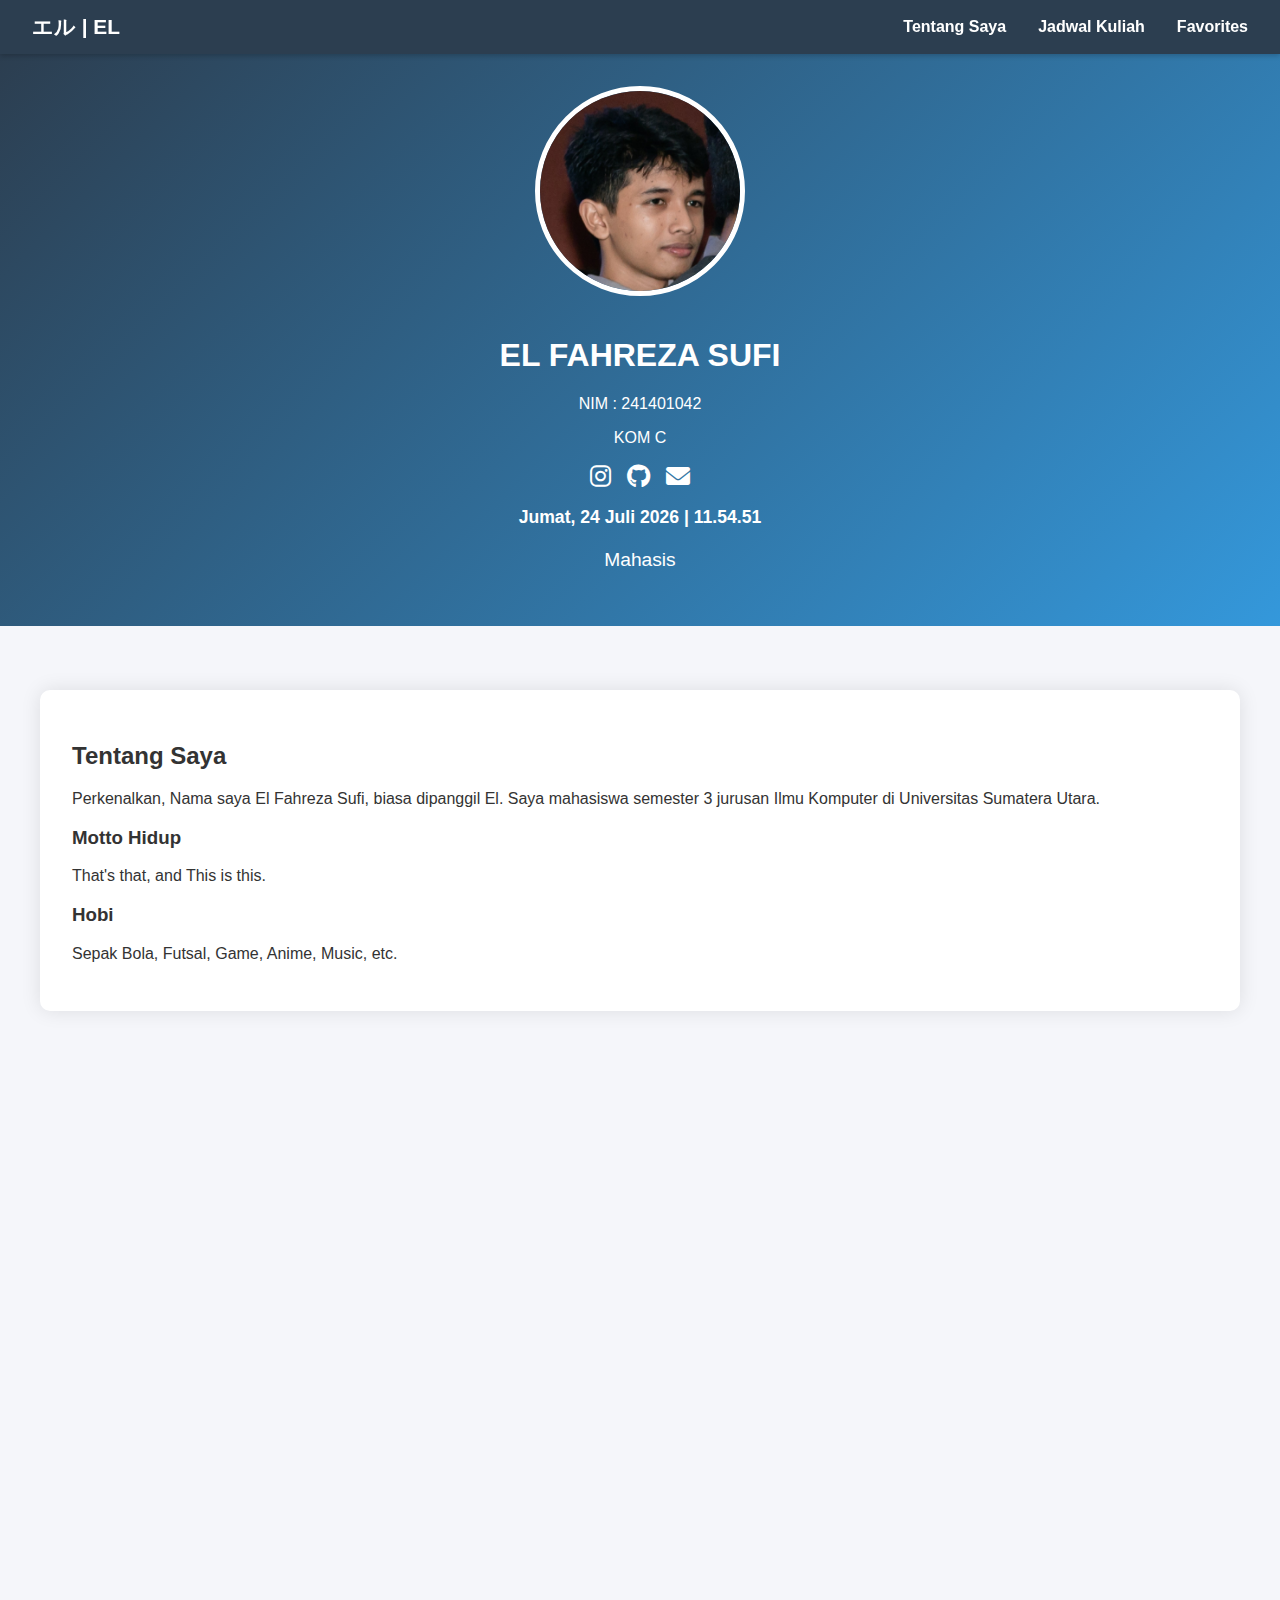
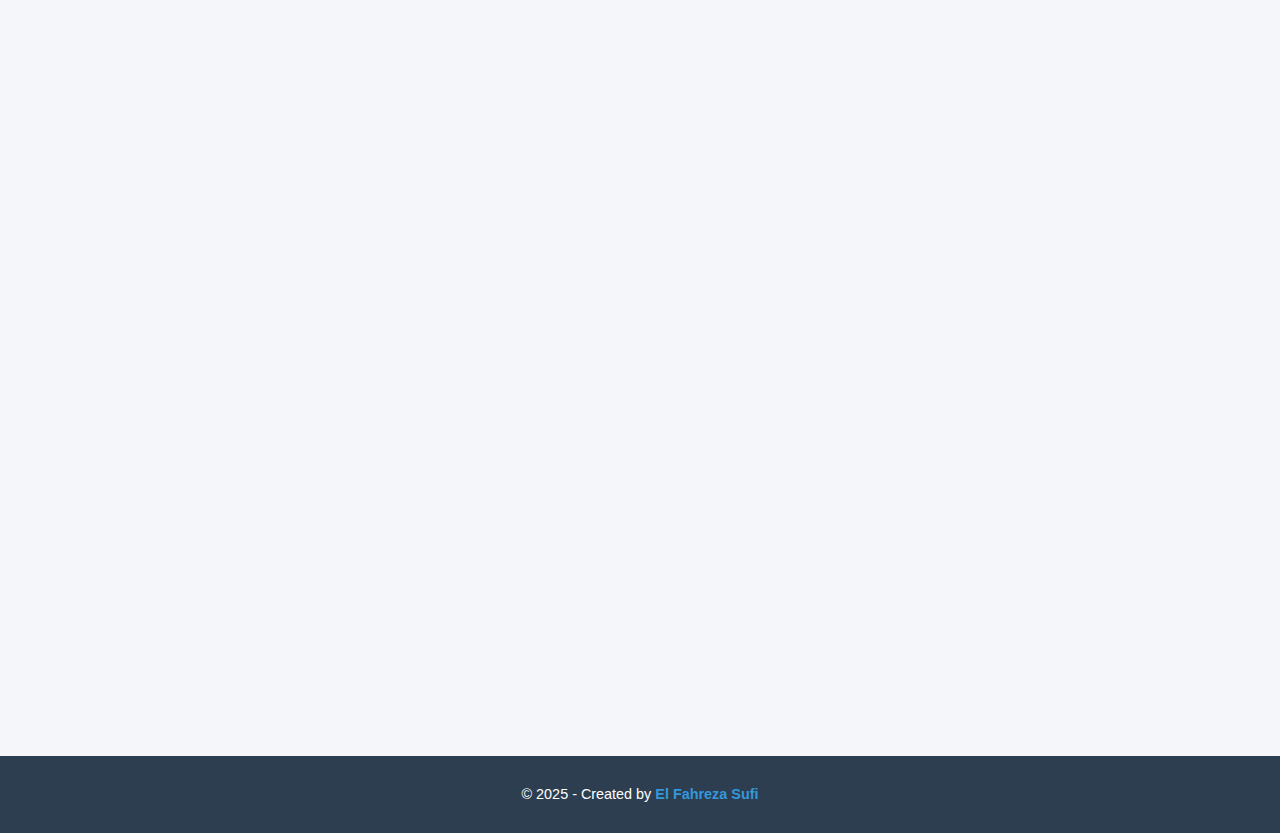
<file: index.html>
<!DOCTYPE html>
<html lang="en">

<head>
    <meta charset="UTF-8">
    <meta name="viewport" content="width=device-width, initial-scale=1.0">
    <title>My Personal Website</title>
    <!-- Font Awesome (CDN): memuat ikon yang digunakan di halaman (mis. ikon sosial) -->
    <link rel="stylesheet" href="https://cdnjs.cloudflare.com/ajax/libs/font-awesome/6.0.0/css/all.min.css">
    <link rel="stylesheet" href="style.css">
    <script src="script.js"></script>
</head>

<body>
    <!-- Navbar -->
    <nav class="navbar">
        <div class="nav-logo">エル | EL</div>
        <ul>
            <li><a href="#about">Tentang Saya</a></li>
            <li><a href="#schedule">Jadwal Kuliah</a></li>
            <li><a href="#favorites">Favorites</a></li>
        </ul>
    </nav>

    <!-- Header Section -->
    <div class="header">
        <img src="img/foto_profil.jpg" alt="Profile Photo" class="profile-img">
        <h1>EL FAHREZA SUFI</h1>
        <p>NIM : 241401042</p>
        <p>KOM C</p>
        <div class="social-links">
            <a href="https://www.instagram.com/el.fahreza13/" target="_blank"><i class="fab fa-instagram"></i></a>
            <a href="https://github.com/ElFahrezaSufi" target="_blank"><i class="fab fa-github"></i></a>
            <a href="https://mail.google.com/mail/?view=cm&fs=1&to=el.fahrezasufi@gmail.com" target="_blank"><i class="fas fa-envelope"></i></a>
        </div>
    </div>

    <div class="container">
        <!-- About Section -->
        <div id="about" class="section">
            <h2>Tentang Saya</h2>
            <p>Perkenalkan, Nama saya El Fahreza Sufi, biasa dipanggil El.
                Saya mahasiswa semester 3 jurusan Ilmu Komputer di Universitas Sumatera Utara.
            </p>
            <h3>Motto Hidup</h3>
            <p>That's that, and This is this.</p>
            <h3>Hobi</h3>
            <p>Sepak Bola, Futsal, Game, Anime, Music, etc.</p>
        </div>

        <!-- Schedule Section -->
        <div id="schedule" class="section">
            <h2>Jadwal Kuliah</h2>
            <table class="schedule-table">
                <tr>
                    <th>Hari</th>
                    <th>Mata Kuliah</th>
                    <th>Dosen</th>
                    <th>Waktu</th>
                </tr>
                <tr>
                    <td rowspan="2">Senin</td>
                    <td>Praktikum Basis Data</td>
                    <td>Aslab : Muhammad Syukron Jazila</td>
                    <td>8.20 - 10.00</td>
                </tr>
                <tr>
                    <td>Praktikum Pemrograman Web</td>
                    <td>Aslab : Muhammad Dzakwan Attaqiy</td>
                    <td>14.50 - 16.30</td>
                </tr>
                <tr>
                    <td rowspan="2">Selasa</td>
                    <td>IELTS Preparation</td>
                    <td>Drs. Yulianus Harefa GradDipEd TESOL., MEd TESOL.</td>
                    <td>10.00 - 11.40</td>
                </tr>
                <tr>
                    <td>Pengantar Kewirausahaan</td>
                    <td>Hafiza Adlina S,AB., M.AB.</td>
                    <td>13.00 - 15.30</td>
                </tr>
                <tr>
                    <td rowspan="3">Rabu</td>
                    <td>Struktur Data</td>
                    <td>Anandhini Medianty Nababan S.Kom., M.T.</td>
                    <td>8.00 - 10.30</td>
                </tr>
                <tr>
                    <td>Kecerdasan Buatan</td>
                    <td>Dr. Pauzi Ibrahim Nainggolan S.Komp., M.Sc.</td>
                    <td>10.30 - 13.00</td>
                </tr>
                <tr>
                    <td>Pemrograman Web</td>
                    <td>Dr. Dewi Sartika Br Ginting S.Kom., M.Kom.</td>
                    <td>14.40 - 17.10</td>
                </tr>
                <tr>
                    <td>Kamis</td>
                    <td>Praktikum Struktur Data</td>
                    <td>Aslab : Parulian Dwi Reslia</td>
                    <td>8.00 - 9.40</td>
                </tr>
                <tr>
                    <td rowspan="3">Jum'at</td>
                    <td>Basis Data</td>
                    <td>Insidini Fawwaz M.Kom.</td>
                    <td>8.00 - 10.30</td>
                </tr>
                <tr>
                    <td>Wirausaha Digital</td>
                    <td>Dr. T. Henny Febriana Harumy S.Kom., M.Kom.</td>
                    <td>10.30 - 12.10</td>
                </tr>
                <tr>
                    <td>Etika Profesi</td>
                    <td>Dr. Ir. Elviawaty Muisa Zamzami S.T., M.T., M.M., IPU.</td>
                    <td>14.00 - 15.40</td>
                </tr>
            </table>
        </div>

        <!-- Favorites Section -->
        <div id="favorites" class="section">
            <h2>My Favorites Aku Saya</h2>
            <h3>Quotes</h3>
            "Saya suka menjadi komting." - Akip.

            <h3>Music</h3>
            <p>Every songs from <a href="https://www.youtube.com/@ProjectMili" target="_blank">Mili</a>.</p>

            <h3>Movies/Series</h3>
            <p>Attack on Titan, Steins;Gate, Summertime Render, Erased, Death Note, etc.</p>
        </div>
    </div>

    <!-- Footer -->
    <footer class="footer">
        <p>© 2025 - Created by <strong>El Fahreza Sufi</strong></p>
    </footer>
</body>
</html>
</file>
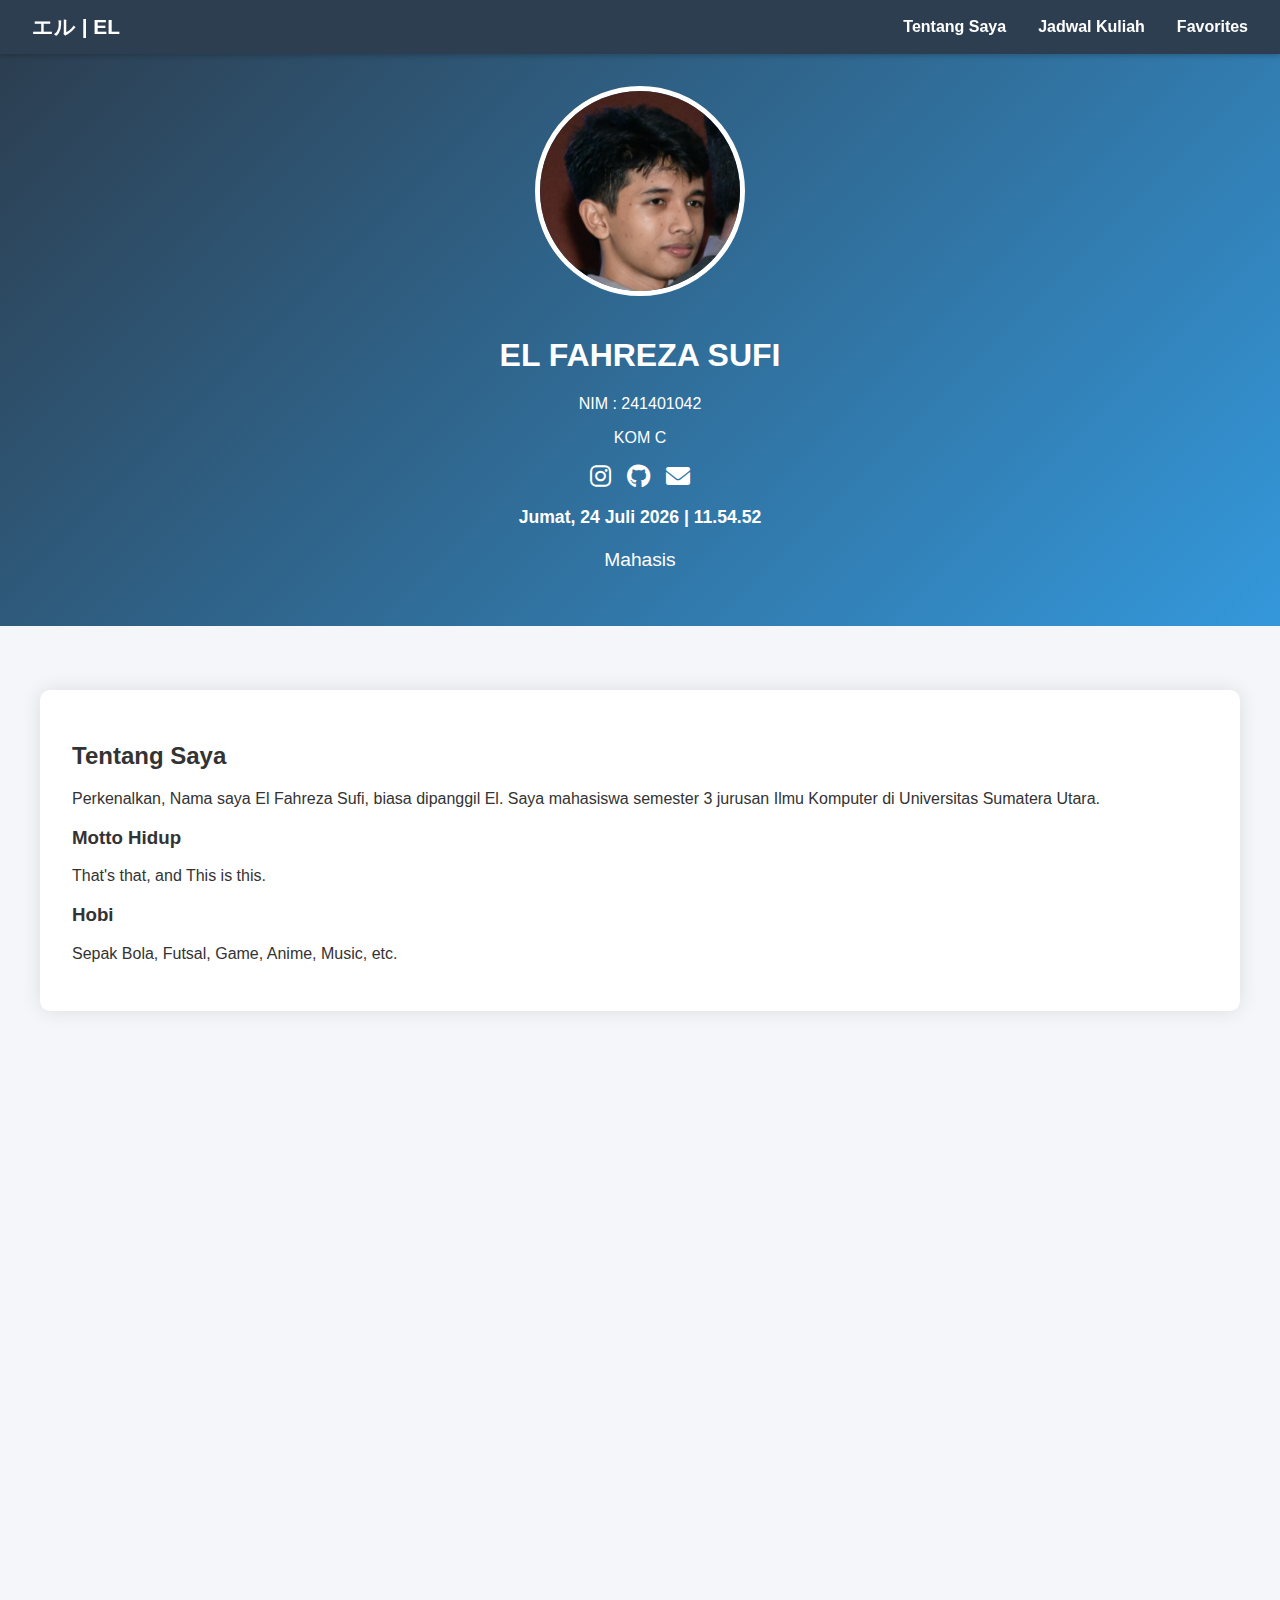
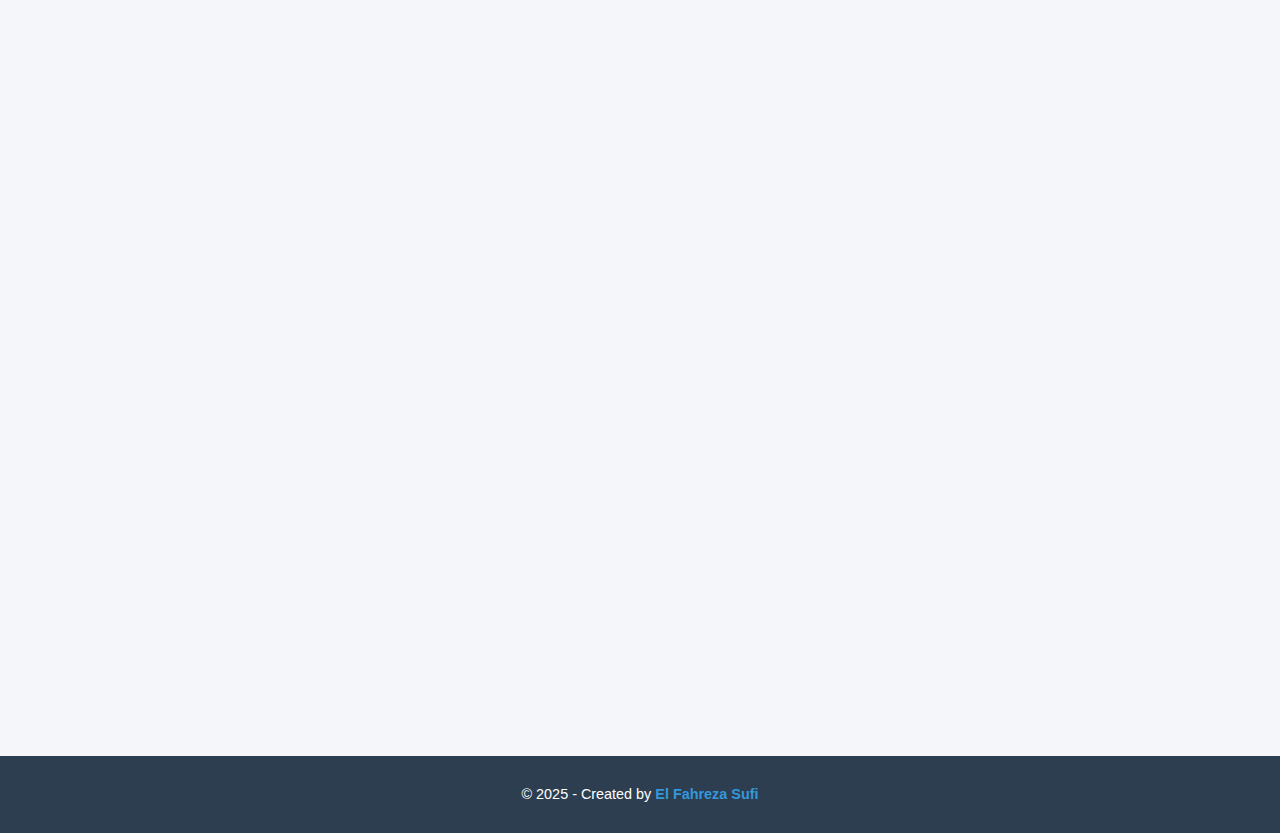
<file: personal_website.html>
<!DOCTYPE html>
<html lang="en">

<head>
    <meta charset="UTF-8">
    <meta name="viewport" content="width=device-width, initial-scale=1.0">
    <title>My Personal Website</title>
    <!-- Font Awesome (CDN): memuat ikon yang digunakan di halaman (mis. ikon sosial) -->
    <link rel="stylesheet" href="https://cdnjs.cloudflare.com/ajax/libs/font-awesome/6.0.0/css/all.min.css">
    <link rel="stylesheet" href="style_personal_website.css">
    <script src="script_personal_website.js"></script>
</head>

<body>
    <!-- Navbar -->
    <nav class="navbar">
        <div class="nav-logo">エル | EL</div>
        <ul>
            <li><a href="#about">Tentang Saya</a></li>
            <li><a href="#schedule">Jadwal Kuliah</a></li>
            <li><a href="#favorites">Favorites</a></li>
        </ul>
    </nav>

    <!-- Header Section -->
    <div class="header">
        <img src="img/foto_profil.jpg" alt="Profile Photo" class="profile-img">
        <h1>EL FAHREZA SUFI</h1>
        <p>NIM : 241401042</p>
        <p>KOM C</p>
        <div class="social-links">
            <a href="https://www.instagram.com/el.fahreza13/" target="_blank"><i class="fab fa-instagram"></i></a>
            <a href="https://github.com/ElFahrezaSufi" target="_blank"><i class="fab fa-github"></i></a>
            <a href="https://mail.google.com/mail/?view=cm&fs=1&to=el.fahrezasufi@gmail.com" target="_blank"><i class="fas fa-envelope"></i></a>
        </div>
    </div>

    <div class="container">
        <!-- About Section -->
        <div id="about" class="section">
            <h2>Tentang Saya</h2>
            <p>Perkenalkan, Nama saya El Fahreza Sufi, biasa dipanggil El.
                Saya mahasiswa semester 3 jurusan Ilmu Komputer di Universitas Sumatera Utara.
            </p>
            <h3>Motto Hidup</h3>
            <p>That's that, and This is this.</p>
            <h3>Hobi</h3>
            <p>Sepak Bola, Futsal, Game, Anime, Music, etc.</p>
        </div>

        <!-- Schedule Section -->
        <div id="schedule" class="section">
            <h2>Jadwal Kuliah</h2>
            <table class="schedule-table">
                <tr>
                    <th>Hari</th>
                    <th>Mata Kuliah</th>
                    <th>Dosen</th>
                    <th>Waktu</th>
                </tr>
                <tr>
                    <td rowspan="2">Senin</td>
                    <td>Praktikum Basis Data</td>
                    <td>Aslab : Muhammad Syukron Jazila</td>
                    <td>8.20 - 10.00</td>
                </tr>
                <tr>
                    <td>Praktikum Pemrograman Web</td>
                    <td>Aslab : Muhammad Dzakwan Attaqiy</td>
                    <td>14.50 - 16.30</td>
                </tr>
                <tr>
                    <td rowspan="2">Selasa</td>
                    <td>IELTS Preparation</td>
                    <td>Drs. Yulianus Harefa GradDipEd TESOL., MEd TESOL.</td>
                    <td>10.00 - 11.40</td>
                </tr>
                <tr>
                    <td>Pengantar Kewirausahaan</td>
                    <td>Hafiza Adlina S,AB., M.AB.</td>
                    <td>13.00 - 15.30</td>
                </tr>
                <tr>
                    <td rowspan="3">Rabu</td>
                    <td>Struktur Data</td>
                    <td>Anandhini Medianty Nababan S.Kom., M.T.</td>
                    <td>8.00 - 10.30</td>
                </tr>
                <tr>
                    <td>Kecerdasan Buatan</td>
                    <td>Dr. Pauzi Ibrahim Nainggolan S.Komp., M.Sc.</td>
                    <td>10.30 - 13.00</td>
                </tr>
                <tr>
                    <td>Pemrograman Web</td>
                    <td>Dr. Dewi Sartika Br Ginting S.Kom., M.Kom.</td>
                    <td>14.40 - 17.10</td>
                </tr>
                <tr>
                    <td>Kamis</td>
                    <td>Praktikum Struktur Data</td>
                    <td>Aslab : Parulian Dwi Reslia</td>
                    <td>8.00 - 9.40</td>
                </tr>
                <tr>
                    <td rowspan="3">Jum'at</td>
                    <td>Basis Data</td>
                    <td>Insidini Fawwaz M.Kom.</td>
                    <td>8.00 - 10.30</td>
                </tr>
                <tr>
                    <td>Wirausaha Digital</td>
                    <td>Dr. T. Henny Febriana Harumy S.Kom., M.Kom.</td>
                    <td>10.30 - 12.10</td>
                </tr>
                <tr>
                    <td>Etika Profesi</td>
                    <td>Dr. Ir. Elviawaty Muisa Zamzami S.T., M.T., M.M., IPU.</td>
                    <td>14.00 - 15.40</td>
                </tr>
            </table>
        </div>

        <!-- Favorites Section -->
        <div id="favorites" class="section">
            <h2>My Favorites Aku Saya</h2>
            <h3>Quotes</h3>
            "Saya suka menjadi komting." - Akip.

            <h3>Music</h3>
            <p>Every songs from <a href="https://www.youtube.com/@ProjectMili" target="_blank">Mili</a>.</p>

            <h3>Movies/Series</h3>
            <p>Attack on Titan, Steins;Gate, Summertime Render, Erased, Death Note, etc.</p>
        </div>
    </div>

    <!-- Footer -->
    <footer class="footer">
        <p>© 2025 - Created by <strong>El Fahreza Sufi</strong></p>
    </footer>
</body>
</html>
</file>
<file: style.css>
html {
    scroll-behavior: smooth;
}

/* Root variables (tema warna) : Simpan semua warna utama di satu tempat agar mudah diubah */
:root {
    --primary-color: #2c3e50;   
    --secondary-color: #3498db; 
    --text-color: #333;         
    --bg-color: #f5f6fa;        
}

/* Struktur dasar halaman : Reset margin/padding dan set font dasar */
body {
    margin: 0;
    padding: 0;
    font-family: 'Segoe UI', sans-serif;
    background: var(--bg-color);
    color: var(--text-color);
}

/* Navbar klasik */
.navbar {
    position: sticky;
    top: 0;
    background: var(--primary-color);
    padding: 0.8rem 2rem;
    z-index: 1000;
    box-shadow: 0 2px 5px rgba(0,0,0,0.2);

    display: flex;
    align-items: center;
    justify-content: space-between;
}

.nav-logo {
    font-size: 1.3rem;
    font-weight: bold;
    color: white;
}

.navbar ul {
    list-style: none;
    margin: 0;
    padding: 0;
    display: flex;
    gap: 2rem;
}

.navbar ul li a {
    color: white;
    text-decoration: none;
    font-weight: bold;
    transition: color 0.3s ease;
}

.navbar ul li a:hover {
    color: var(--secondary-color);
}

/* Header / bagian atas : Gradient, teks putih, dan pusatkan isi header */
.header {
    background: linear-gradient(135deg, var(--primary-color), var(--secondary-color));
    color: white;
    padding: 2rem;
    text-align: center;
}

/* Foto profil : Ukuran tetap, bentuk bundar, dan border putih */
.profile-img {
    width: 200px;
    height: 200px;
    border-radius: 50%;
    object-fit: cover;
    border: 5px solid white;
    margin-bottom: 1rem;
}

/* Kontainer utama : Batasi lebar dan beri jarak ke tepi layar */
.container {
    max-width: 1200px;
    margin: 0 auto;
    padding: 2rem;
}

/* Section umum : Setiap bagian konten memiliki latar putih, padding, dan bayangan */
.section {
    background: white;
    padding: 2rem;
    margin: 2rem 0;
    border-radius: 10px;
    box-shadow: 0 0 20px rgba(0, 0, 0, 0.1);
}

/* Link dalam section : Warna link, transisi, dan gaya hover */
.section a {
    color: var(--secondary-color);
    text-decoration: none;
    transition: color 0.3s ease;
}

.section a:hover {
    color: var(--primary-color);
    text-decoration: underline;
}

/* Tabel jadwal (schedule-table) : Atur lebar, border, dan style dasar sel */
.schedule-table {
    width: 100%;
    border-collapse: collapse;
    margin: 1rem 0;
    background: white;
}

.schedule-table th,
.schedule-table td {
    border: 1px solid #ddd;
    padding: 1rem;
    text-align: left;
}

/* Header table (baris judul) */
.schedule-table th {
    background: var(--primary-color);
    color: white;
    font-weight: bold;
}

/* Hover pada baris untuk umpan balik visual */
.schedule-table tr:hover {
    background-color: #f1f4f6;
}

/* Social links : Menata ikon sosial secara horizontal dan beri jarak */
.social-links {
    display: flex;
    justify-content: center;
    gap: 1rem;
    margin-top: 1rem;
}

/* Styling untuk tautan ikon sosial : warna, ukuran ikon, hover, dsb. */
.social-links a {
    color: white;
    font-size: 1.5rem;
}

/* Media queries (responsif) : Aturan untuk layar kecil, mis. stack layout */
@media (max-width: 768px) {
    .container {
        padding: 1rem;
    }
}

/* Scroll reveal effect */
.section {
    opacity: 0;
    transform: translateY(30px);
    transition: all 0.8s ease;
}

.section.visible {
    opacity: 1;
    transform: translateY(0);
}

/* Tambahan efek animasi ikon sosial */
.social-links a {
    display: inline-block;
    transition: transform 0.3s ease, color 0.3s ease;
}

/* Typing effect fix: cegah header naik-turun */
#typingEffect {
    display: block;
    height: 1.8rem;
    line-height: 1.8rem;
    overflow: hidden;
    white-space: nowrap;
}

/* Footer */
.footer {
    background: var(--primary-color);
    color: white;
    text-align: center;
    padding: 1rem;
    margin-top: 2rem;
    font-size: 0.9rem;
}

.footer strong {
    color: var(--secondary-color);
}
</file>
<file: style_personal_website.css>
html {
    scroll-behavior: smooth;
}

/* Root variables (tema warna) : Simpan semua warna utama di satu tempat agar mudah diubah */
:root {
    --primary-color: #2c3e50;   
    --secondary-color: #3498db; 
    --text-color: #333;         
    --bg-color: #f5f6fa;        
}

/* Struktur dasar halaman : Reset margin/padding dan set font dasar */
body {
    margin: 0;
    padding: 0;
    font-family: 'Segoe UI', sans-serif;
    background: var(--bg-color);
    color: var(--text-color);
}

/* Navbar klasik */
.navbar {
    position: sticky;
    top: 0;
    background: var(--primary-color);
    padding: 0.8rem 2rem;
    z-index: 1000;
    box-shadow: 0 2px 5px rgba(0,0,0,0.2);

    display: flex;
    align-items: center;
    justify-content: space-between;
}

.nav-logo {
    font-size: 1.3rem;
    font-weight: bold;
    color: white;
}

.navbar ul {
    list-style: none;
    margin: 0;
    padding: 0;
    display: flex;
    gap: 2rem;
}

.navbar ul li a {
    color: white;
    text-decoration: none;
    font-weight: bold;
    transition: color 0.3s ease;
}

.navbar ul li a:hover {
    color: var(--secondary-color);
}

/* Header / bagian atas : Gradient, teks putih, dan pusatkan isi header */
.header {
    background: linear-gradient(135deg, var(--primary-color), var(--secondary-color));
    color: white;
    padding: 2rem;
    text-align: center;
}

/* Foto profil : Ukuran tetap, bentuk bundar, dan border putih */
.profile-img {
    width: 200px;
    height: 200px;
    border-radius: 50%;
    object-fit: cover;
    border: 5px solid white;
    margin-bottom: 1rem;
}

/* Kontainer utama : Batasi lebar dan beri jarak ke tepi layar */
.container {
    max-width: 1200px;
    margin: 0 auto;
    padding: 2rem;
}

/* Section umum : Setiap bagian konten memiliki latar putih, padding, dan bayangan */
.section {
    background: white;
    padding: 2rem;
    margin: 2rem 0;
    border-radius: 10px;
    box-shadow: 0 0 20px rgba(0, 0, 0, 0.1);
}

/* Link dalam section : Warna link, transisi, dan gaya hover */
.section a {
    color: var(--secondary-color);
    text-decoration: none;
    transition: color 0.3s ease;
}

.section a:hover {
    color: var(--primary-color);
    text-decoration: underline;
}

/* Tabel jadwal (schedule-table) : Atur lebar, border, dan style dasar sel */
.schedule-table {
    width: 100%;
    border-collapse: collapse;
    margin: 1rem 0;
    background: white;
}

.schedule-table th,
.schedule-table td {
    border: 1px solid #ddd;
    padding: 1rem;
    text-align: left;
}

/* Header table (baris judul) */
.schedule-table th {
    background: var(--primary-color);
    color: white;
    font-weight: bold;
}

/* Hover pada baris untuk umpan balik visual */
.schedule-table tr:hover {
    background-color: #f1f4f6;
}

/* Social links : Menata ikon sosial secara horizontal dan beri jarak */
.social-links {
    display: flex;
    justify-content: center;
    gap: 1rem;
    margin-top: 1rem;
}

/* Styling untuk tautan ikon sosial : warna, ukuran ikon, hover, dsb. */
.social-links a {
    color: white;
    font-size: 1.5rem;
}

/* Media queries (responsif) : Aturan untuk layar kecil, mis. stack layout */
@media (max-width: 768px) {
    .container {
        padding: 1rem;
    }
}

/* Scroll reveal effect */
.section {
    opacity: 0;
    transform: translateY(30px);
    transition: all 0.8s ease;
}

.section.visible {
    opacity: 1;
    transform: translateY(0);
}

/* Tambahan efek animasi ikon sosial */
.social-links a {
    display: inline-block;
    transition: transform 0.3s ease, color 0.3s ease;
}

/* Typing effect fix: cegah header naik-turun */
#typingEffect {
    display: block;
    height: 1.8rem;
    line-height: 1.8rem;
    overflow: hidden;
    white-space: nowrap;
}

/* Footer */
.footer {
    background: var(--primary-color);
    color: white;
    text-align: center;
    padding: 1rem;
    margin-top: 2rem;
    font-size: 0.9rem;
}

.footer strong {
    color: var(--secondary-color);
}
</file>
